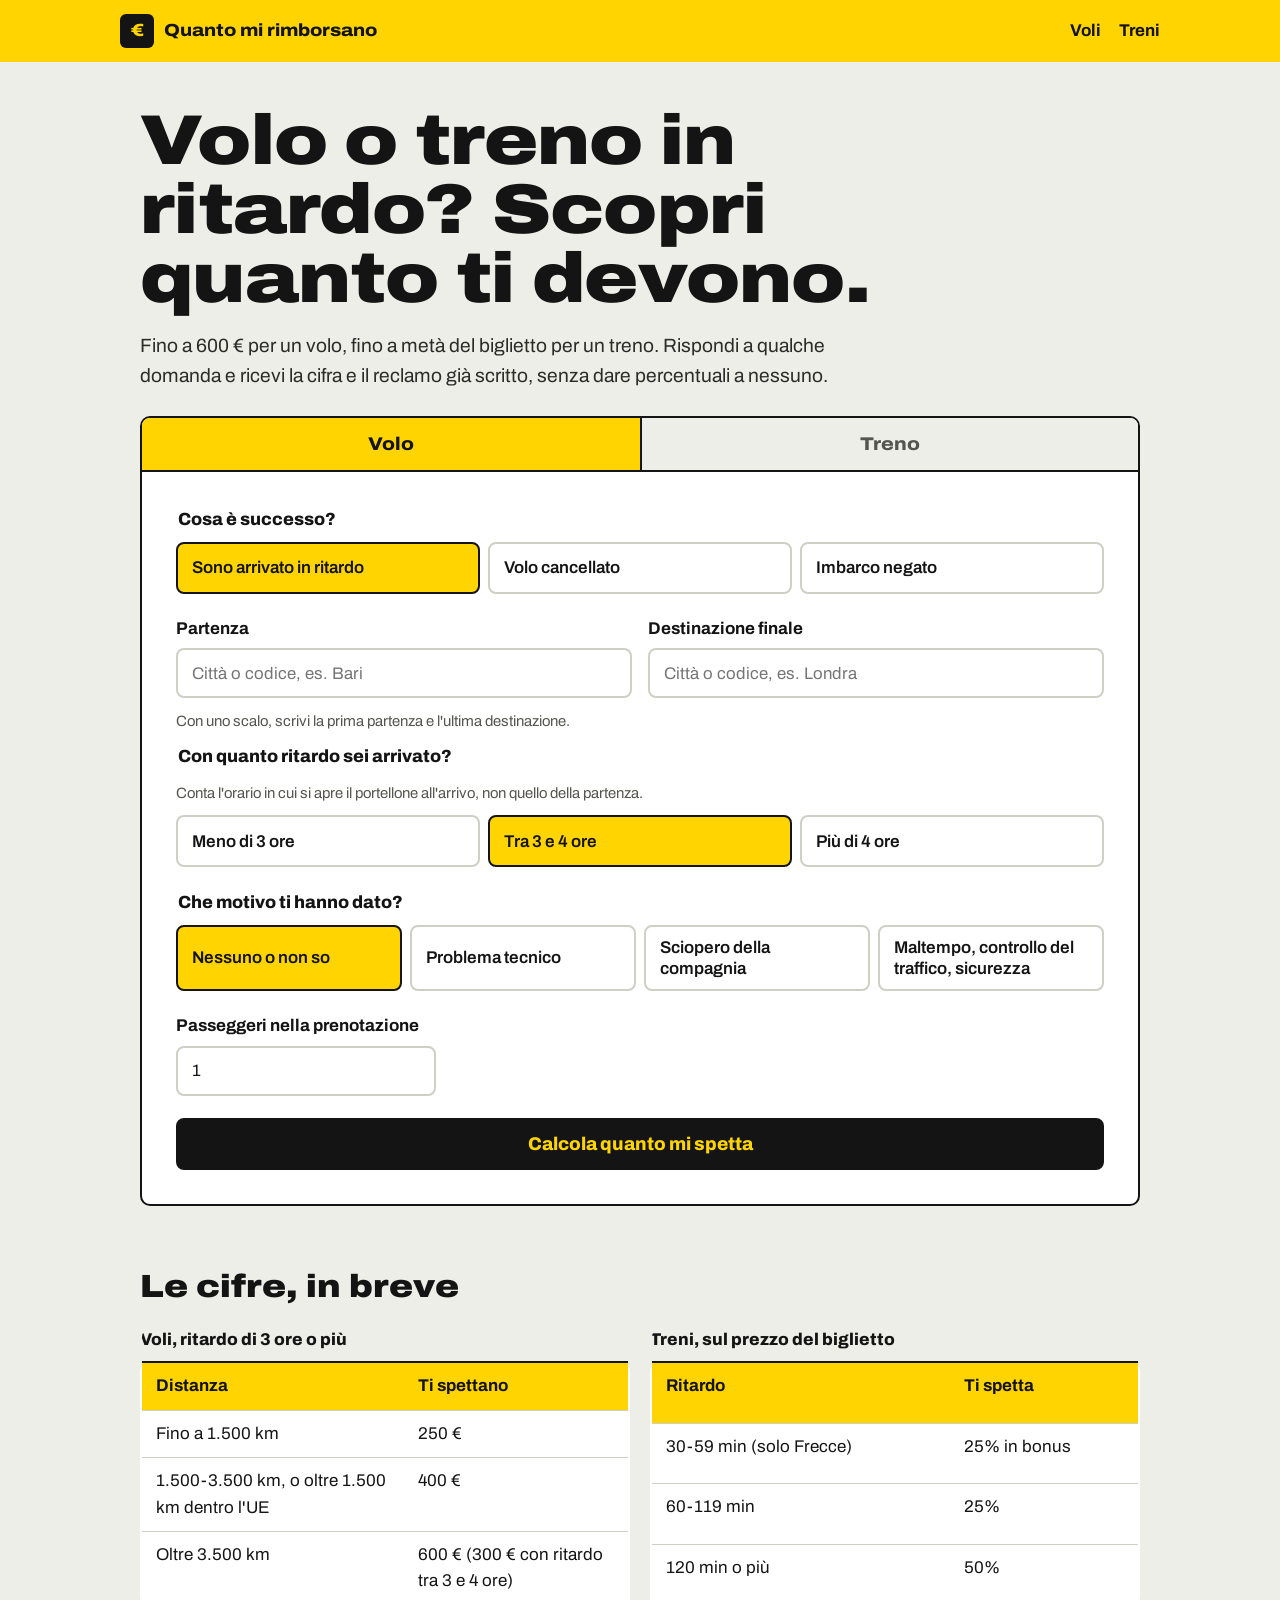
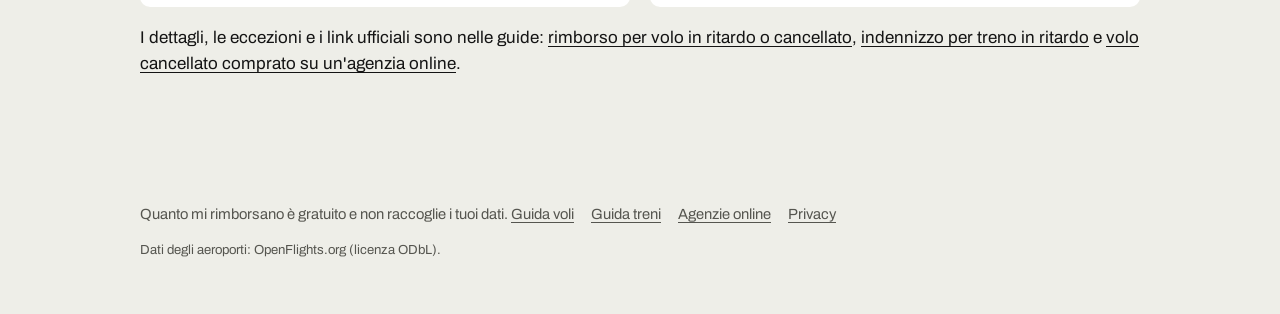
<file: index.html>
<!doctype html>
<html lang="it">
<head>
<meta charset="utf-8">
<meta name="viewport" content="width=device-width, initial-scale=1">
<title>Rimborso volo o treno in ritardo: calcola quanto ti spetta</title>
<meta name="description" content="Calcola in 30 secondi quanto ti spetta per un volo in ritardo, cancellato o negato (fino a 600 €) o per un treno in ritardo. Gratis, con il reclamo pronto.">
<link rel="canonical" href="https://strumentigratisitalia.github.io/quanto-mi-rimborsano/">
<meta name="theme-color" content="#ffd400">
<meta property="og:type" content="website">
<meta property="og:locale" content="it_IT">
<meta property="og:site_name" content="Quanto mi rimborsano">
<meta property="og:title" content="Volo o treno in ritardo? Calcola quanto ti spetta">
<meta property="og:description" content="Fino a 600 € per un volo, fino al 50% del biglietto per un treno. Gratis, con il reclamo già scritto.">
<meta property="og:url" content="https://strumentigratisitalia.github.io/quanto-mi-rimborsano/">
<meta property="og:image" content="https://strumentigratisitalia.github.io/quanto-mi-rimborsano/og.png">
<meta name="twitter:card" content="summary_large_image">
<link rel="icon" href="favicon.svg" type="image/svg+xml">
<link rel="preconnect" href="https://fonts.googleapis.com">
<link rel="preconnect" href="https://fonts.gstatic.com" crossorigin>
<link href="https://fonts.googleapis.com/css2?family=Archivo:wdth,wght@62..125,400..900&display=swap" rel="stylesheet">
<link rel="stylesheet" href="style.css">
<script type="application/ld+json">
{
  "@context": "https://schema.org",
  "@type": "WebApplication",
  "name": "Quanto mi rimborsano",
  "url": "https://strumentigratisitalia.github.io/quanto-mi-rimborsano/",
  "applicationCategory": "TravelApplication",
  "operatingSystem": "Qualsiasi browser",
  "inLanguage": "it",
  "description": "Calcolatore gratuito della compensazione per voli in ritardo, cancellati o con imbarco negato (Reg. CE 261/2004: 250, 400 o 600 euro) e dell'indennizzo per treni in ritardo (Reg. UE 2021/782, Trenitalia, Italo: 25% o 50% del biglietto), con modello di reclamo.",
  "offers": { "@type": "Offer", "price": "0", "priceCurrency": "EUR" }
}
</script>
<script type="application/ld+json">
{
  "@context": "https://schema.org",
  "@type": "FAQPage",
  "mainEntity": [
    {"@type": "Question", "name": "Quanto spetta per un volo in ritardo?", "acceptedAnswer": {"@type": "Answer", "text": "Con almeno 3 ore di ritardo all'arrivo spettano 250 euro fino a 1.500 km, 400 euro tra 1.500 e 3.500 km (e per tutti i voli dentro l'UE oltre 1.500 km), 600 euro oltre 3.500 km. Sopra i 3.500 km, con un ritardo tra 3 e 4 ore, l'importo si dimezza a 300 euro. Vale per i voli in partenza dall'UE e per quelli in arrivo nell'UE con compagnia europea."}},
    {"@type": "Question", "name": "Quanto rimborsa Trenitalia per un treno in ritardo?", "acceptedAnswer": {"@type": "Answer", "text": "Il 25% del prezzo del biglietto per un ritardo tra 60 e 119 minuti e il 50% da 120 minuti in su. Sulle Frecce anche un ritardo tra 30 e 59 minuti dà un bonus del 25%, non convertibile in denaro. Sui regionali non si pagano indennizzi sotto i 4 euro."}},
    {"@type": "Question", "name": "Quanto rimborsa Italo per un ritardo?", "acceptedAnswer": {"@type": "Answer", "text": "Il 25% del prezzo per un ritardo tra 60 e 119 minuti e il 50% da 120 minuti in su, come voucher valido un anno che si può convertire in denaro se supera i 4 euro."}},
    {"@type": "Question", "name": "Serve un'agenzia per chiedere il rimborso del volo?", "acceptedAnswer": {"@type": "Answer", "text": "No. Puoi scrivere tu alla compagnia con un reclamo formale; le agenzie trattengono di solito una percentuale della somma. Se la compagnia non risponde o rifiuta, c'è la conciliazione gratuita dell'Autorità di regolazione dei trasporti (ConciliaWeb) e il reclamo all'ENAC."}},
    {"@type": "Question", "name": "Cambiano le regole per i voli nel 2027?", "acceptedAnswer": {"@type": "Answer", "text": "Sì. Il Regolamento (UE) 2026/2202 conferma la soglia di 3 ore e gli importi di 250, 400 e 600 euro, ma dal 23 ottobre 2027 introduce un termine di 9 mesi per il reclamo e regole diverse sulle riduzioni. Fino ad allora valgono le regole attuali."}}
  ]
}
</script>
</head>
<body>
<header class="top">
  <a class="brand" href="./"><span class="mark" aria-hidden="true">€</span> Quanto mi rimborsano</a>
  <nav><a href="ritardo-volo/">Voli</a><a href="ritardo-treno/">Treni</a></nav>
</header>

<main>
  <section class="hero">
    <h1>Volo o treno in ritardo? Scopri quanto ti devono.</h1>
    <p class="lead">Fino a 600 € per un volo, fino a metà del biglietto per un treno. Rispondi a qualche domanda e ricevi la cifra e il reclamo già scritto, senza dare percentuali a nessuno.</p>
  </section>

  <section class="calc" aria-label="Calcolatore">
    <div class="tabs" role="tablist">
      <button role="tab" id="tab-volo" aria-selected="true" aria-controls="volo">Volo</button>
      <button role="tab" id="tab-treno" aria-selected="false" aria-controls="treno">Treno</button>
    </div>

    <form id="volo" role="tabpanel" aria-labelledby="tab-volo" novalidate>
      <fieldset>
        <legend>Cosa è successo?</legend>
        <div class="seg">
          <label><input type="radio" name="caso" value="ritardo" checked><span>Sono arrivato in ritardo</span></label>
          <label><input type="radio" name="caso" value="cancellato"><span>Volo cancellato</span></label>
          <label><input type="radio" name="caso" value="negato"><span>Imbarco negato</span></label>
        </div>
      </fieldset>

      <div class="row2">
        <label class="ap">Partenza
          <input id="da" autocomplete="off" placeholder="Città o codice, es. Bari" role="combobox" aria-expanded="false" aria-controls="da-list" aria-autocomplete="list">
          <ul class="suggest" id="da-list" role="listbox" hidden></ul>
        </label>
        <label class="ap">Destinazione finale
          <input id="a" autocomplete="off" placeholder="Città o codice, es. Londra" role="combobox" aria-expanded="false" aria-controls="a-list" aria-autocomplete="list">
          <ul class="suggest" id="a-list" role="listbox" hidden></ul>
        </label>
      </div>
      <p class="hint">Con uno scalo, scrivi la prima partenza e l'ultima destinazione.</p>

      <fieldset id="f-vettore" hidden>
        <legend>La compagnia è europea?</legend>
        <p class="hint">Conta per i voli che partono da fuori Europa. Europee sono per esempio ITA Airways, Lufthansa, Air France, KLM, Ryanair, Wizz Air, Vueling.</p>
        <div class="seg">
          <label><input type="radio" name="vettoreUe" value="si"><span>Sì</span></label>
          <label><input type="radio" name="vettoreUe" value="no"><span>No</span></label>
          <label><input type="radio" name="vettoreUe" value="nonso" checked><span>Non so</span></label>
        </div>
      </fieldset>

      <fieldset id="f-ritardo">
        <legend>Con quanto ritardo sei arrivato?</legend>
        <p class="hint">Conta l'orario in cui si apre il portellone all'arrivo, non quello della partenza.</p>
        <div class="seg">
          <label><input type="radio" name="ritardo" value="60"><span>Meno di 3 ore</span></label>
          <label><input type="radio" name="ritardo" value="200" checked><span>Tra 3 e 4 ore</span></label>
          <label><input type="radio" name="ritardo" value="300"><span>Più di 4 ore</span></label>
        </div>
      </fieldset>

      <fieldset id="f-preavviso" hidden>
        <legend>Quando ti hanno avvisato della cancellazione?</legend>
        <div class="seg">
          <label><input type="radio" name="preavviso" value="0" checked><span>Meno di 7 giorni prima</span></label>
          <label><input type="radio" name="preavviso" value="7"><span>Tra 7 e 14 giorni prima</span></label>
          <label><input type="radio" name="preavviso" value="14"><span>Più di 14 giorni prima</span></label>
        </div>
      </fieldset>

      <fieldset id="f-alt" hidden>
        <legend>Hai preso un volo alternativo offerto dalla compagnia?</legend>
        <div class="seg">
          <label><input type="radio" name="alt" value="no" checked><span>No</span></label>
          <label><input type="radio" name="alt" value="si"><span>Sì</span></label>
        </div>
        <div class="row2" id="alt-times" hidden>
          <label>Partiva prima del volo originale di
            <select name="altPrima"><option value="0">Non partiva prima</option><option value="60">fino a 1 ora</option><option value="120">tra 1 e 2 ore</option><option value="999">più di 2 ore</option></select>
          </label>
          <label>Sei arrivato in ritardo di
            <select name="altDopo"><option value="60">meno di 2 ore</option><option value="179">tra 2 e 3 ore</option><option value="239">tra 3 e 4 ore</option><option value="999">più di 4 ore</option></select>
          </label>
        </div>
      </fieldset>

      <fieldset id="f-causa">
        <legend>Che motivo ti hanno dato?</legend>
        <div class="seg seg-wrap">
          <label><input type="radio" name="causa" value="nonso" checked><span>Nessuno o non so</span></label>
          <label><input type="radio" name="causa" value="tecnica"><span>Problema tecnico</span></label>
          <label><input type="radio" name="causa" value="sciopero"><span>Sciopero della compagnia</span></label>
          <label><input type="radio" name="causa" value="eccezionale"><span>Maltempo, controllo del traffico, sicurezza</span></label>
        </div>
      </fieldset>

      <label class="small-field">Passeggeri nella prenotazione
        <input name="passeggeri" type="number" min="1" max="9" value="1" inputmode="numeric">
      </label>

      <p class="err" id="volo-err" role="alert" hidden></p>
      <button class="btn btn-go" type="submit">Calcola quanto mi spetta</button>
    </form>

    <form id="treno" role="tabpanel" aria-labelledby="tab-treno" hidden novalidate>
      <fieldset>
        <legend>Con che treno viaggiavi?</legend>
        <div class="seg seg-wrap">
          <label><input type="radio" name="vettore" value="frecce" checked><span>Frecciarossa e altre Frecce</span></label>
          <label><input type="radio" name="vettore" value="italo"><span>Italo</span></label>
          <label><input type="radio" name="vettore" value="ic"><span>Intercity</span></label>
          <label><input type="radio" name="vettore" value="regionale"><span>Regionale Trenitalia</span></label>
          <label><input type="radio" name="vettore" value="altro"><span>Altra compagnia europea</span></label>
        </div>
      </fieldset>
      <div class="row2">
        <label>Prezzo del biglietto
          <span class="euro"><input name="prezzo" inputmode="decimal" placeholder="49,90"></span>
        </label>
        <label>Minuti di ritardo all'arrivo
          <input name="minuti" type="number" min="0" max="1440" inputmode="numeric" placeholder="75">
        </label>
      </div>
      <fieldset>
        <legend>Il ritardo è dovuto a…</legend>
        <div class="seg seg-wrap">
          <label><input type="radio" name="causaT" value="normale" checked><span>Guasto, sciopero, motivo non detto</span></label>
          <label><input type="radio" name="causaT" value="esterna"><span>Maltempo estremo, persone sui binari, polizia</span></label>
        </div>
      </fieldset>
      <label class="small-field">Biglietti uguali
        <input name="passeggeriT" type="number" min="1" max="9" value="1" inputmode="numeric">
      </label>
      <p class="err" id="treno-err" role="alert" hidden></p>
      <button class="btn btn-go" type="submit">Calcola quanto mi spetta</button>
    </form>
  </section>

  <section class="result" id="result" hidden aria-live="polite">
    <div class="stub" id="stub">
      <div class="stub-main">
        <p class="stub-label" id="rLabel">Ti spettano</p>
        <p class="stub-amount" id="rAmount"></p>
        <p class="stub-sub" id="rSub"></p>
      </div>
      <div class="stub-side" id="rSide"></div>
    </div>
    <p class="why" id="rWhy"></p>
    <ul class="warn" id="rWarn"></ul>
    <div class="actions" id="rActions">
      <button class="btn btn-go" id="share">Condividi il risultato</button>
      <button class="btn btn-line" id="again">Rifai il calcolo</button>
    </div>

    <div class="howto" id="howto">
      <h2>Come chiederli, gratis</h2>
      <ol id="steps"></ol>
      <h3>Il reclamo, già scritto</h3>
      <p class="hint">Completa le parti tra parentesi quadre e mandalo alla compagnia dal suo modulo reclami, per PEC o per raccomandata.</p>
      <textarea id="letter" rows="14" readonly></textarea>
      <button class="btn btn-line" id="copyLetter">Copia il reclamo</button>
    </div>
    <p class="disclaimer">Stima indicativa basata sui regolamenti europei e sulle condizioni delle compagnie aggiornate a ottobre 2026. Non è consulenza legale: fanno fede il regolamento e le condizioni del vettore.</p>
  </section>

  <section class="info">
    <h2>Le cifre, in breve</h2>
    <div class="tables">
      <table>
        <caption>Voli, ritardo di 3 ore o più</caption>
        <tr><th>Distanza</th><th>Ti spettano</th></tr>
        <tr><td>Fino a 1.500 km</td><td>250 €</td></tr>
        <tr><td>1.500-3.500 km, o oltre 1.500 km dentro l'UE</td><td>400 €</td></tr>
        <tr><td>Oltre 3.500 km</td><td>600 € (300 € con ritardo tra 3 e 4 ore)</td></tr>
      </table>
      <table>
        <caption>Treni, sul prezzo del biglietto</caption>
        <tr><th>Ritardo</th><th>Ti spetta</th></tr>
        <tr><td>30-59 min (solo Frecce)</td><td>25% in bonus</td></tr>
        <tr><td>60-119 min</td><td>25%</td></tr>
        <tr><td>120 min o più</td><td>50%</td></tr>
      </table>
    </div>
    <p>I dettagli, le eccezioni e i link ufficiali sono nelle guide: <a href="ritardo-volo/">rimborso per volo in ritardo o cancellato</a>, <a href="ritardo-treno/">indennizzo per treno in ritardo</a> e <a href="volo-cancellato-agenzia/">volo cancellato comprato su un'agenzia online</a>.</p>
  </section>
</main>

<footer class="foot">
  <p>Quanto mi rimborsano è gratuito e non raccoglie i tuoi dati. <a href="ritardo-volo/">Guida voli</a> <a href="ritardo-treno/">Guida treni</a> <a href="volo-cancellato-agenzia/">Agenzie online</a> <a href="privacy/">Privacy</a></p>
  <p class="credits">Dati degli aeroporti: OpenFlights.org (licenza ODbL).</p>
</footer>
<script src="calcolo.js"></script>
<script src="app.js"></script>
<script data-goatcounter="https://strumentigratisitalia.goatcounter.com/count" async src="//gc.zgo.at/count.js"></script>
</body>
</html>
</file>
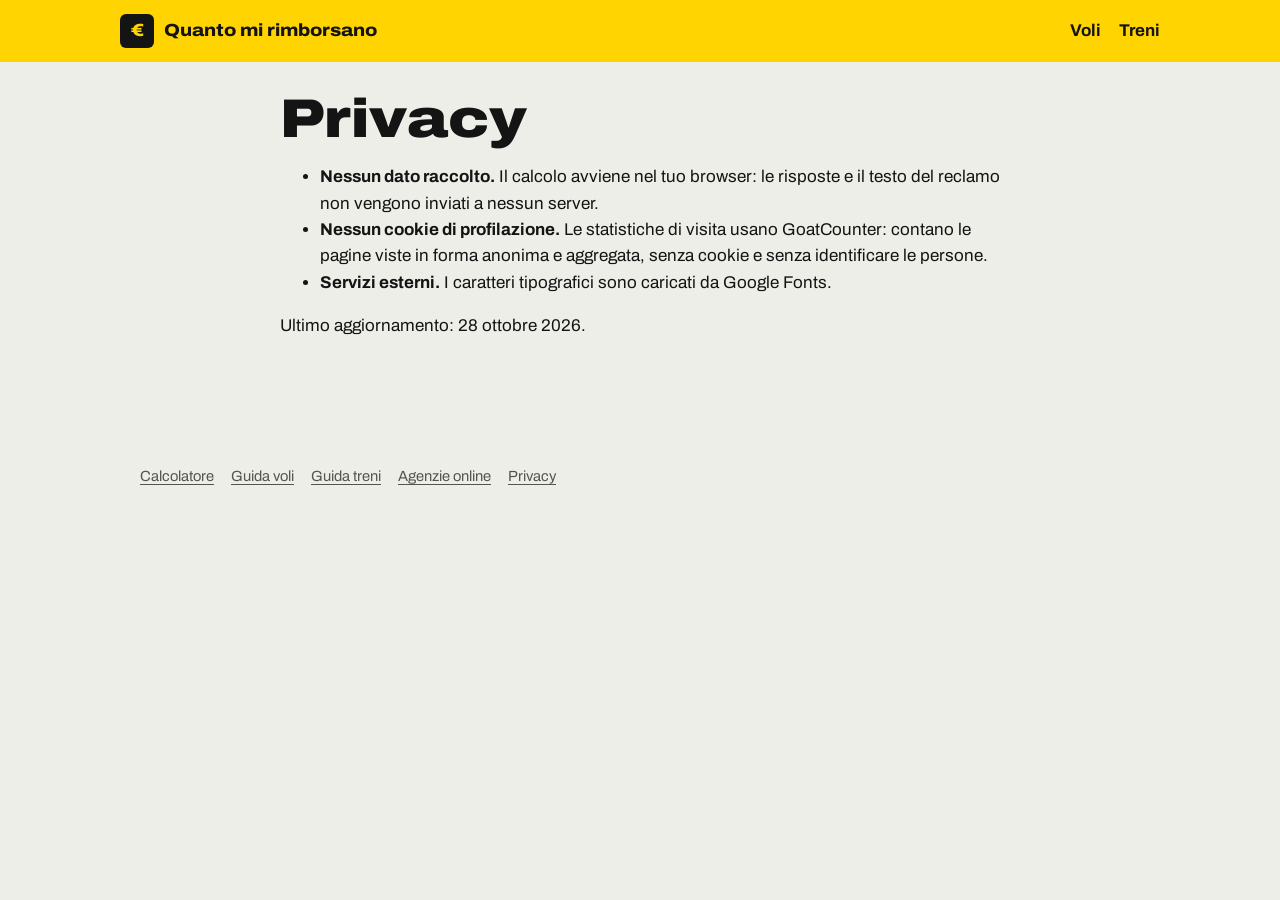
<file: privacy/index.html>
<!doctype html>
<html lang="it">
<head>
<meta charset="utf-8">
<meta name="viewport" content="width=device-width, initial-scale=1">
<title>Privacy | Quanto mi rimborsano</title>
<meta name="description" content="Quanto mi rimborsano non raccoglie i tuoi dati: il calcolo avviene nel browser.">
<link rel="canonical" href="https://strumentigratisitalia.github.io/quanto-mi-rimborsano/privacy/">
<meta name="theme-color" content="#ffd400">
<meta property="og:type" content="article">
<meta property="og:locale" content="it_IT">
<meta property="og:title" content="Privacy">
<meta property="og:description" content="Quanto mi rimborsano non raccoglie i tuoi dati: il calcolo avviene nel browser.">
<meta property="og:image" content="https://strumentigratisitalia.github.io/quanto-mi-rimborsano/og.png">
<link rel="icon" href="../favicon.svg" type="image/svg+xml">
<link rel="preconnect" href="https://fonts.googleapis.com">
<link rel="preconnect" href="https://fonts.gstatic.com" crossorigin>
<link href="https://fonts.googleapis.com/css2?family=Archivo:wdth,wght@62..125,400..900&display=swap" rel="stylesheet">
<link rel="stylesheet" href="../style.css">
</head>
<body>
<header class="top">
  <a class="brand" href="../"><span class="mark" aria-hidden="true">€</span> Quanto mi rimborsano</a>
  <nav><a href="../ritardo-volo/">Voli</a><a href="../ritardo-treno/">Treni</a></nav>
</header>
<main class="article">
  <h1>Privacy</h1>
  <ul>
    <li><strong>Nessun dato raccolto.</strong> Il calcolo avviene nel tuo browser: le risposte e il testo del reclamo non vengono inviati a nessun server.</li>
    <li><strong>Nessun cookie di profilazione.</strong> Le statistiche di visita usano GoatCounter: contano le pagine viste in forma anonima e aggregata, senza cookie e senza identificare le persone.</li>
    <li><strong>Servizi esterni.</strong> I caratteri tipografici sono caricati da Google Fonts.</li>
  </ul>
  <p>Ultimo aggiornamento: 28 ottobre 2026.</p>
</main>
<footer class="foot"><p><a href="../">Calcolatore</a> <a href="../ritardo-volo/">Guida voli</a> <a href="../ritardo-treno/">Guida treni</a> <a href="../volo-cancellato-agenzia/">Agenzie online</a> <a href="../privacy/">Privacy</a></p></footer>
<script data-goatcounter="https://strumentigratisitalia.goatcounter.com/count" async src="//gc.zgo.at/count.js"></script>
</body>
</html>
</file>
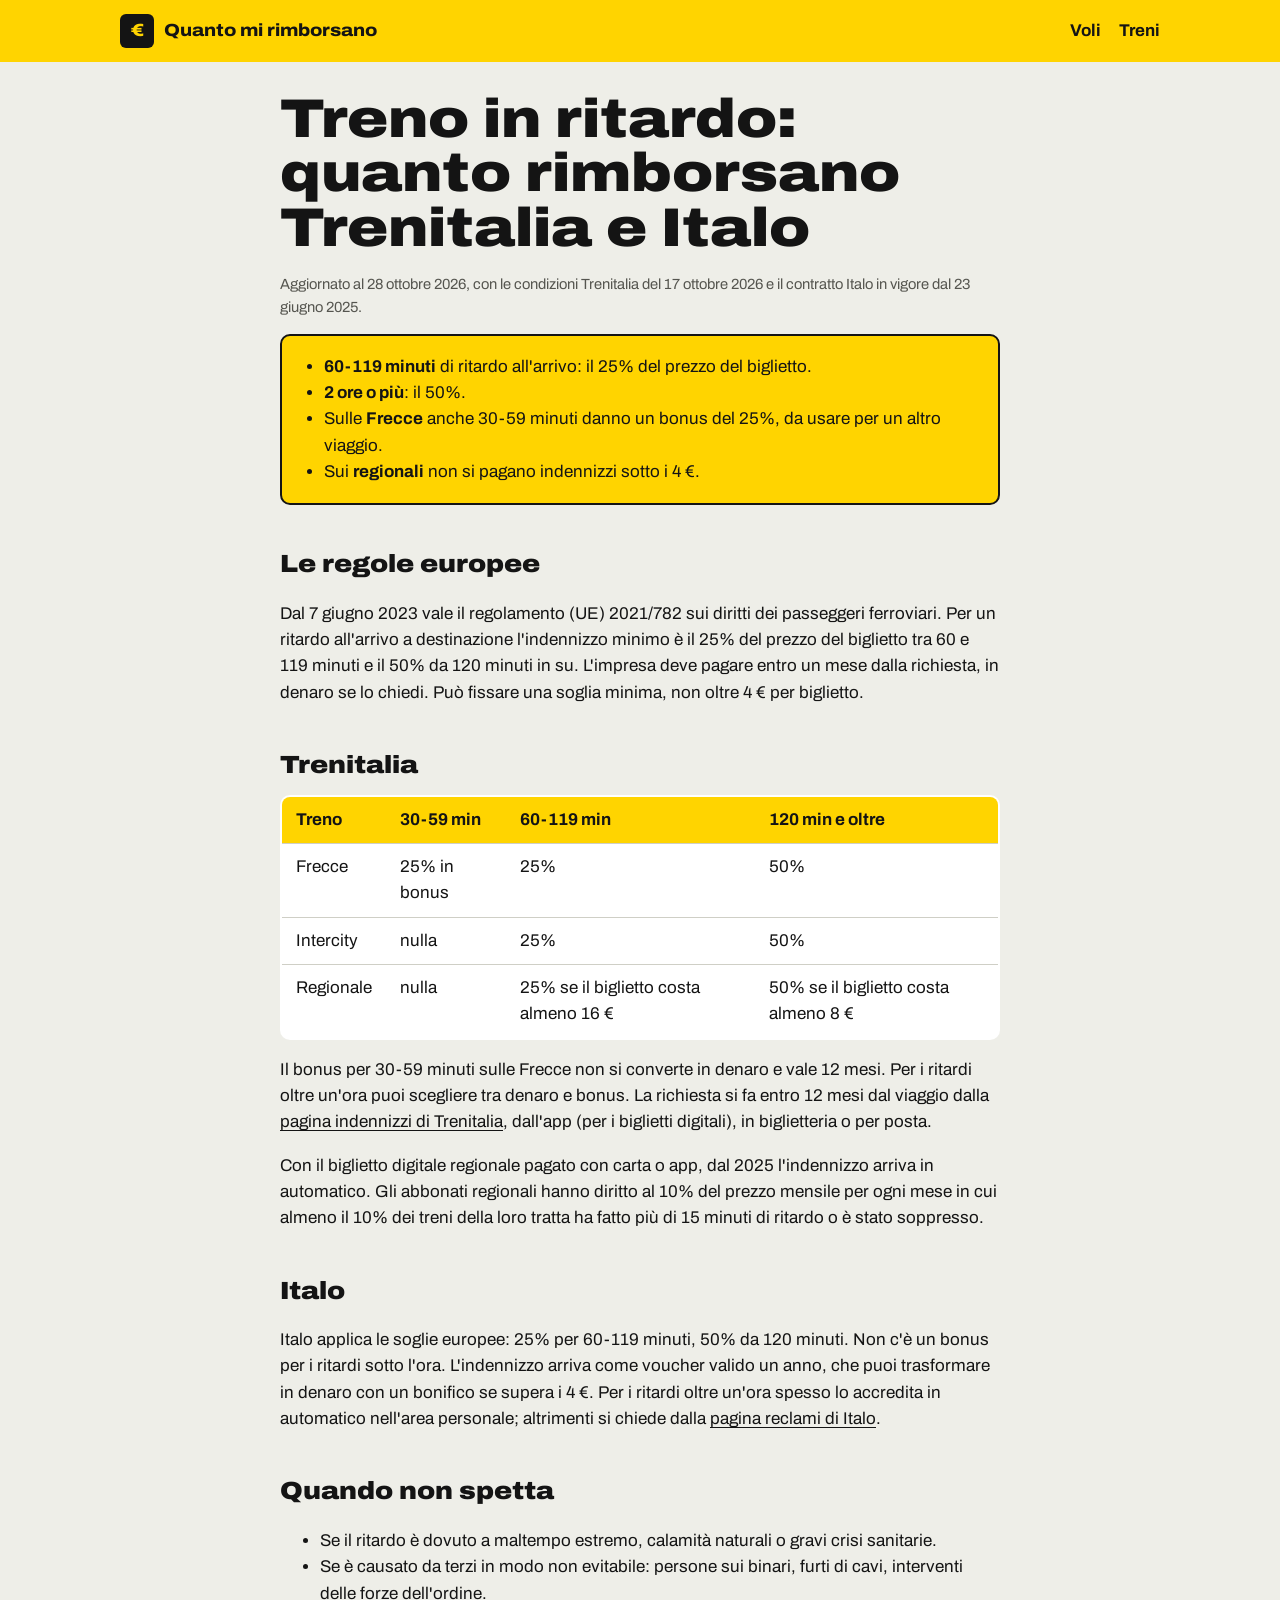
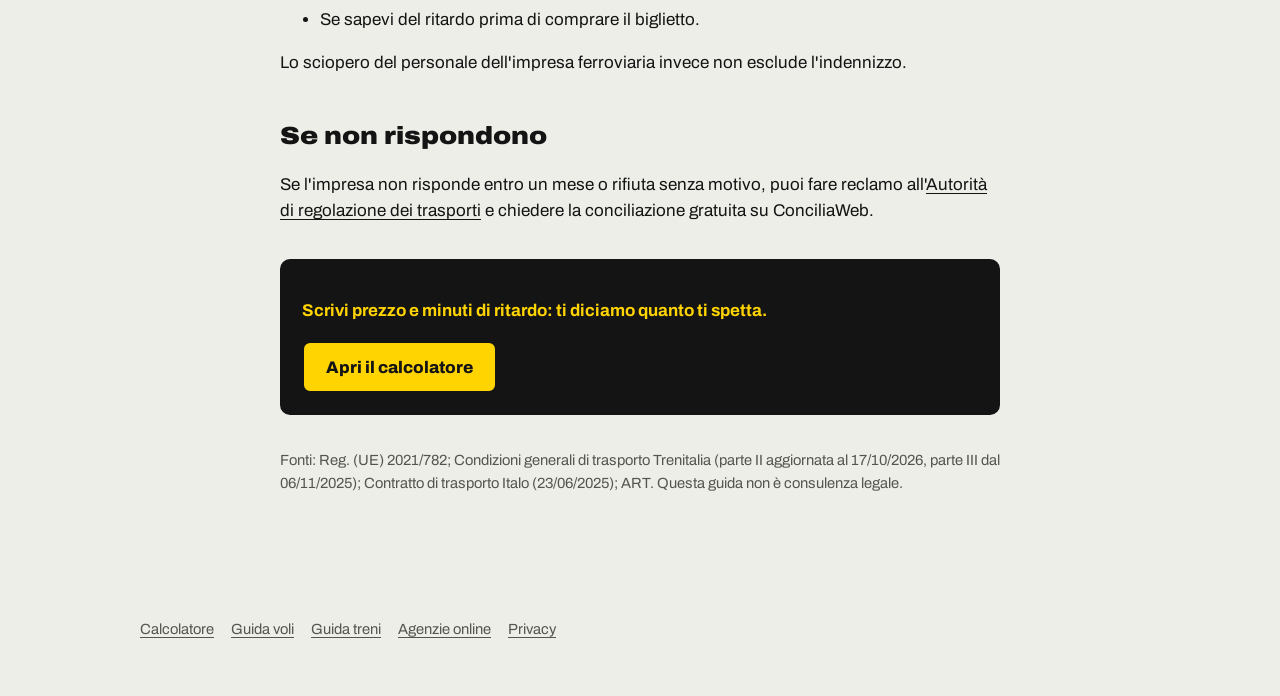
<file: ritardo-treno/index.html>
<!doctype html>
<html lang="it">
<head>
<meta charset="utf-8">
<meta name="viewport" content="width=device-width, initial-scale=1">
<title>Treno in ritardo: rimborso Trenitalia e Italo nel 2026</title>
<meta name="description" content="Quanto rimborsano Trenitalia (Frecce, Intercity, Regionali) e Italo per un treno in ritardo: 25% o 50% del biglietto, soglie minime e come chiederlo.">
<link rel="canonical" href="https://strumentigratisitalia.github.io/quanto-mi-rimborsano/ritardo-treno/">
<meta name="theme-color" content="#ffd400">
<meta property="og:type" content="article">
<meta property="og:locale" content="it_IT">
<meta property="og:title" content="Treno in ritardo: rimborso Trenitalia e Italo 2026">
<meta property="og:description" content="Quanto rimborsano Trenitalia (Frecce, Intercity, Regionali) e Italo per un treno in ritardo: 25% o 50% del biglietto, bonus 30-59 minuti, soglie minime, come chiederlo.">
<meta property="og:image" content="https://strumentigratisitalia.github.io/quanto-mi-rimborsano/og.png">
<link rel="icon" href="../favicon.svg" type="image/svg+xml">
<link rel="preconnect" href="https://fonts.googleapis.com">
<link rel="preconnect" href="https://fonts.gstatic.com" crossorigin>
<link href="https://fonts.googleapis.com/css2?family=Archivo:wdth,wght@62..125,400..900&display=swap" rel="stylesheet">
<link rel="stylesheet" href="../style.css">
<script type="application/ld+json">{"@context": "https://schema.org", "@type": "Article", "headline": "Treno in ritardo: quanto rimborsano Trenitalia e Italo", "inLanguage": "it", "dateModified": "2026-10-28", "author": {"@type": "Organization", "name": "Quanto mi rimborsano"}}</script>
</head>
<body>
<header class="top">
  <a class="brand" href="../"><span class="mark" aria-hidden="true">€</span> Quanto mi rimborsano</a>
  <nav><a href="../ritardo-volo/">Voli</a><a href="../ritardo-treno/">Treni</a></nav>
</header>
<main class="article">
  <h1>Treno in ritardo: quanto rimborsano Trenitalia e Italo</h1>
  <p class="updated">Aggiornato al 28 ottobre 2026, con le condizioni Trenitalia del 17 ottobre 2026 e il contratto Italo in vigore dal 23 giugno 2025.</p>
  <div class="tldr">
    <ul>
      <li><strong>60-119 minuti</strong> di ritardo all'arrivo: il 25% del prezzo del biglietto.</li>
      <li><strong>2 ore o più</strong>: il 50%.</li>
      <li>Sulle <strong>Frecce</strong> anche 30-59 minuti danno un bonus del 25%, da usare per un altro viaggio.</li>
      <li>Sui <strong>regionali</strong> non si pagano indennizzi sotto i 4 €.</li>
    </ul>
  </div>

  <h2>Le regole europee</h2>
  <p>Dal 7 giugno 2023 vale il regolamento (UE) 2021/782 sui diritti dei passeggeri ferroviari. Per un ritardo all'arrivo a destinazione l'indennizzo minimo è il 25% del prezzo del biglietto tra 60 e 119 minuti e il 50% da 120 minuti in su. L'impresa deve pagare entro un mese dalla richiesta, in denaro se lo chiedi. Può fissare una soglia minima, non oltre 4 € per biglietto.</p>

  <h2>Trenitalia</h2>
  <table>
    <tr><th>Treno</th><th>30-59 min</th><th>60-119 min</th><th>120 min e oltre</th></tr>
    <tr><td>Frecce</td><td>25% in bonus</td><td>25%</td><td>50%</td></tr>
    <tr><td>Intercity</td><td>nulla</td><td>25%</td><td>50%</td></tr>
    <tr><td>Regionale</td><td>nulla</td><td>25% se il biglietto costa almeno 16 €</td><td>50% se il biglietto costa almeno 8 €</td></tr>
  </table>
  <p>Il bonus per 30-59 minuti sulle Frecce non si converte in denaro e vale 12 mesi. Per i ritardi oltre un'ora puoi scegliere tra denaro e bonus. La richiesta si fa entro 12 mesi dal viaggio dalla <a href="https://www.trenitalia.com/it/informazioni/indennizzo-per-ritardodeltreno.html" rel="noopener">pagina indennizzi di Trenitalia</a>, dall'app (per i biglietti digitali), in biglietteria o per posta.</p>
  <p>Con il biglietto digitale regionale pagato con carta o app, dal 2025 l'indennizzo arriva in automatico. Gli abbonati regionali hanno diritto al 10% del prezzo mensile per ogni mese in cui almeno il 10% dei treni della loro tratta ha fatto più di 15 minuti di ritardo o è stato soppresso.</p>

  <h2>Italo</h2>
  <p>Italo applica le soglie europee: 25% per 60-119 minuti, 50% da 120 minuti. Non c'è un bonus per i ritardi sotto l'ora. L'indennizzo arriva come voucher valido un anno, che puoi trasformare in denaro con un bonifico se supera i 4 €. Per i ritardi oltre un'ora spesso lo accredita in automatico nell'area personale; altrimenti si chiede dalla <a href="https://www.italotreno.com/it/contatti-supporto/gestione-reclami" rel="noopener">pagina reclami di Italo</a>.</p>

  <h2>Quando non spetta</h2>
  <ul>
    <li>Se il ritardo è dovuto a maltempo estremo, calamità naturali o gravi crisi sanitarie.</li>
    <li>Se è causato da terzi in modo non evitabile: persone sui binari, furti di cavi, interventi delle forze dell'ordine.</li>
    <li>Se sapevi del ritardo prima di comprare il biglietto.</li>
  </ul>
  <p>Lo sciopero del personale dell'impresa ferroviaria invece non esclude l'indennizzo.</p>

  <h2>Se non rispondono</h2>
  <p>Se l'impresa non risponde entro un mese o rifiuta senza motivo, puoi fare reclamo all'<a href="https://autorita-trasporti.it/tutela-diritti-dei-passeggeri-trasporto-ferroviario" rel="noopener">Autorità di regolazione dei trasporti</a> e chiedere la conciliazione gratuita su ConciliaWeb.</p>

  <div class="cta">
    <p><strong>Scrivi prezzo e minuti di ritardo: ti diciamo quanto ti spetta.</strong></p>
    <a class="btn" href="../">Apri il calcolatore</a>
  </div>
  <p class="updated">Fonti: Reg. (UE) 2021/782; Condizioni generali di trasporto Trenitalia (parte II aggiornata al 17/10/2026, parte III dal 06/11/2025); Contratto di trasporto Italo (23/06/2025); ART. Questa guida non è consulenza legale.</p>
</main>
<footer class="foot"><p><a href="../">Calcolatore</a> <a href="../ritardo-volo/">Guida voli</a> <a href="../ritardo-treno/">Guida treni</a> <a href="../volo-cancellato-agenzia/">Agenzie online</a> <a href="../privacy/">Privacy</a></p></footer>
<script data-goatcounter="https://strumentigratisitalia.goatcounter.com/count" async src="//gc.zgo.at/count.js"></script>
</body>
</html>
</file>
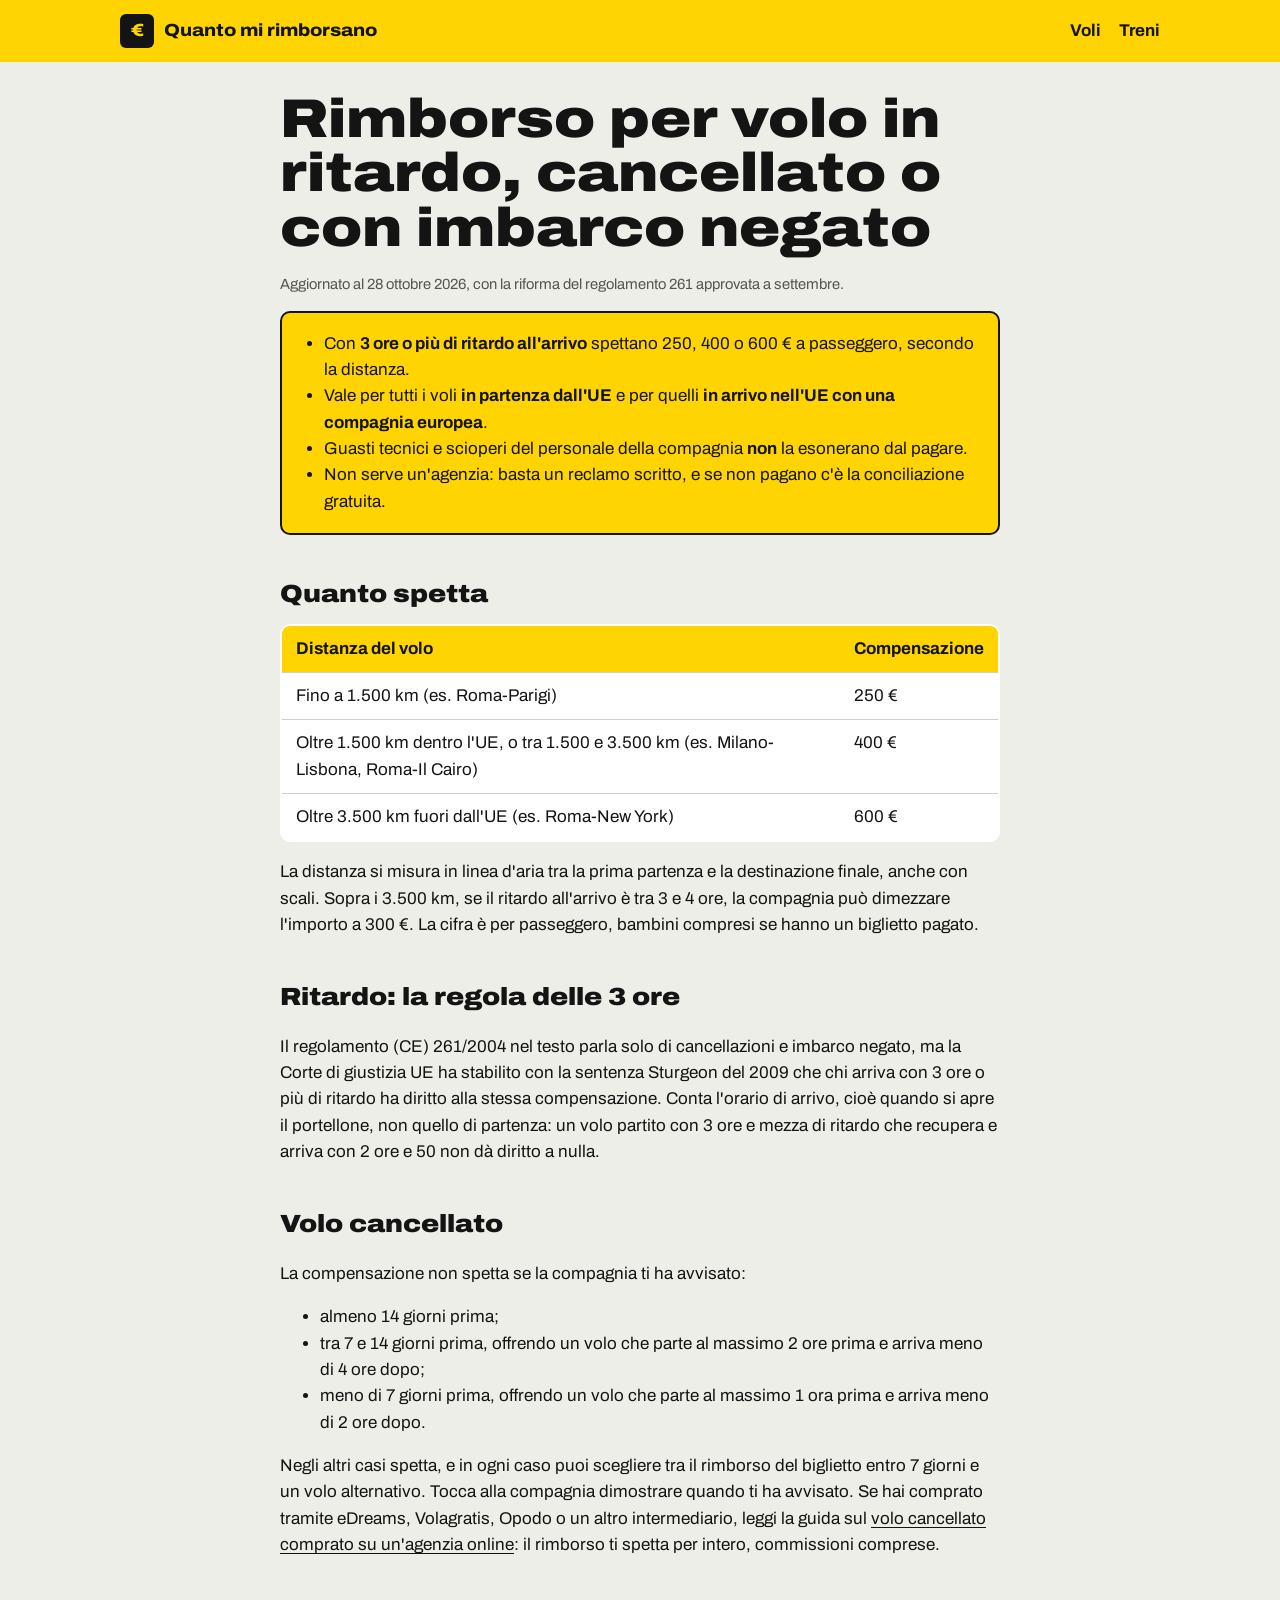
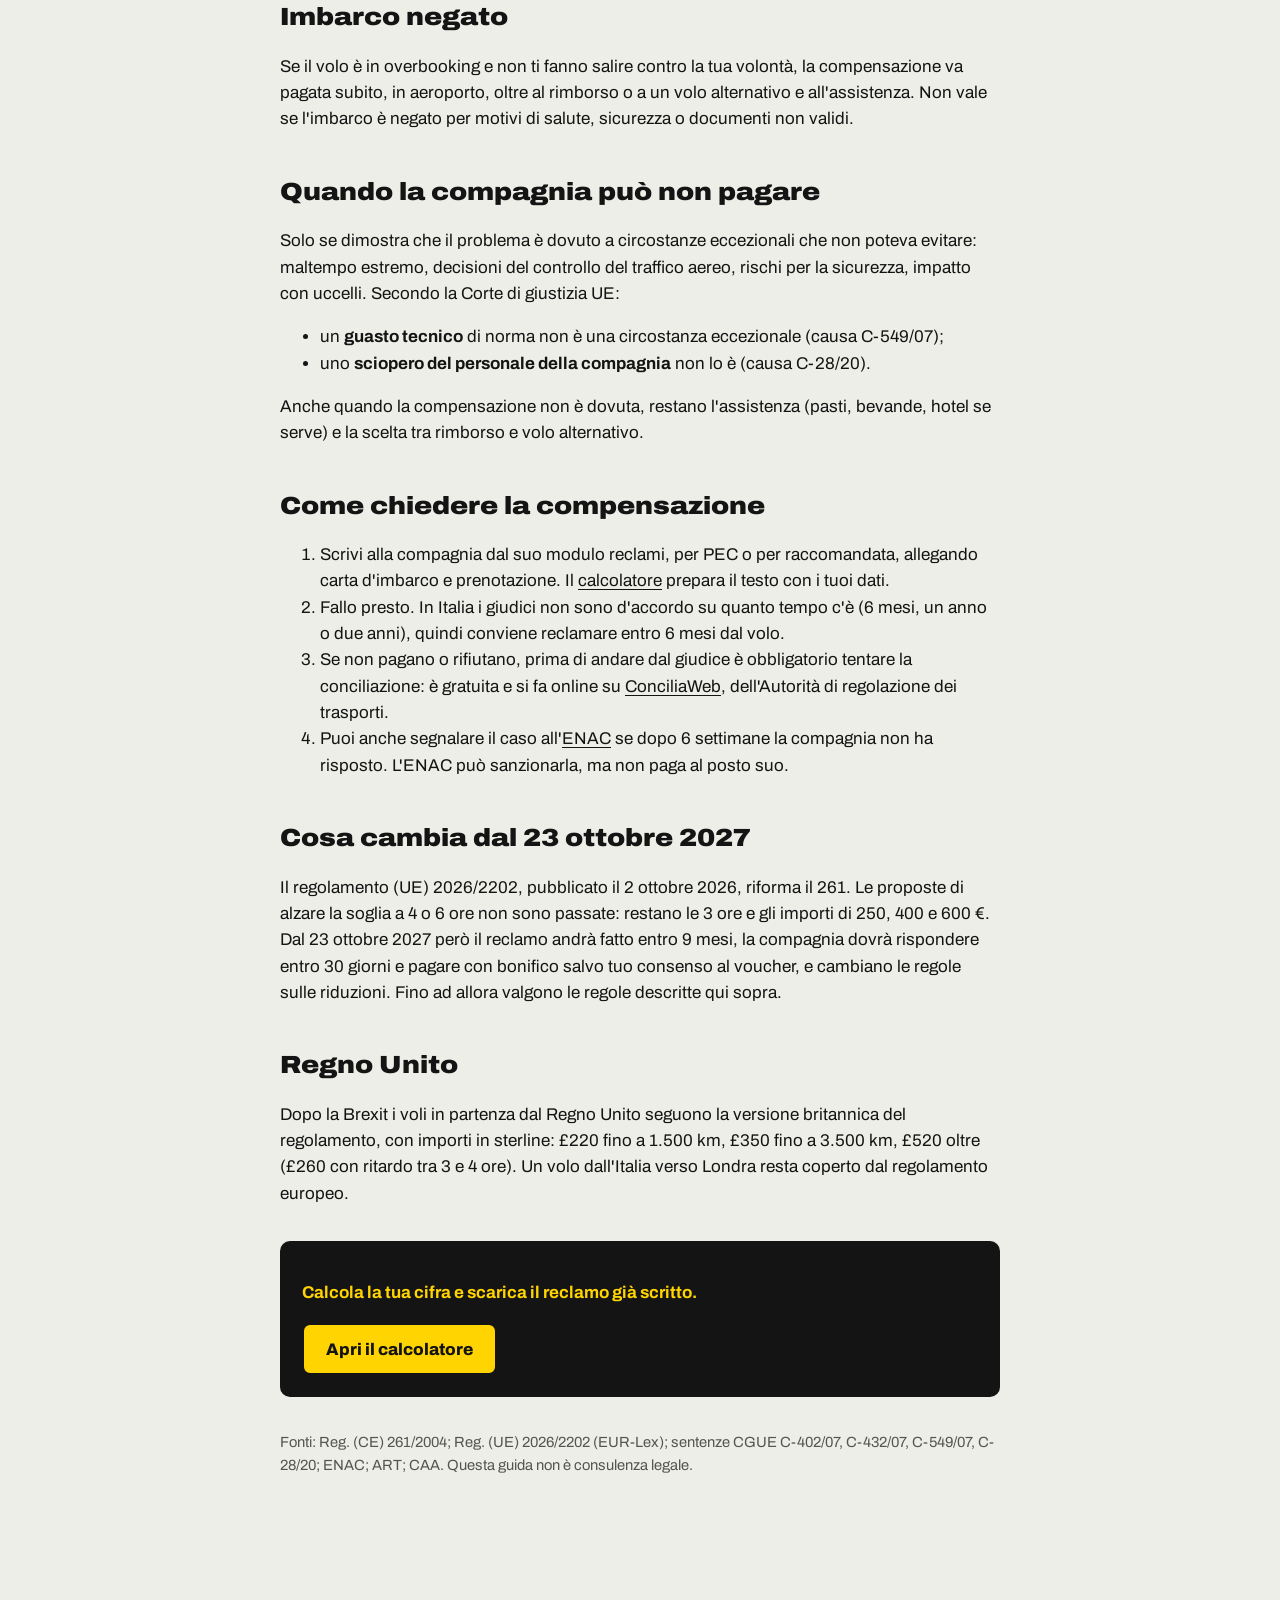
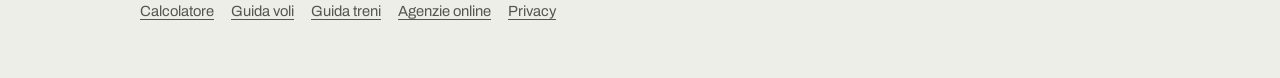
<file: ritardo-volo/index.html>
<!doctype html>
<html lang="it">
<head>
<meta charset="utf-8">
<meta name="viewport" content="width=device-width, initial-scale=1">
<title>Rimborso volo in ritardo o cancellato: 250, 400 o 600 €</title>
<meta name="description" content="Quanto spetta per un volo in ritardo di 3 ore, cancellato o con imbarco negato (reg. 261), quando la compagnia può rifiutare e come chiederlo gratis.">
<link rel="canonical" href="https://strumentigratisitalia.github.io/quanto-mi-rimborsano/ritardo-volo/">
<meta name="theme-color" content="#ffd400">
<meta property="og:type" content="article">
<meta property="og:locale" content="it_IT">
<meta property="og:title" content="Rimborso volo in ritardo o cancellato 2026: 250, 400 o 600 €">
<meta property="og:description" content="Quanto spetta per un volo in ritardo di 3 ore, cancellato o con imbarco negato secondo il regolamento 261, quando la compagnia può rifiutare, come chiederlo gratis e cosa cambia dal 2027.">
<meta property="og:image" content="https://strumentigratisitalia.github.io/quanto-mi-rimborsano/og.png">
<link rel="icon" href="../favicon.svg" type="image/svg+xml">
<link rel="preconnect" href="https://fonts.googleapis.com">
<link rel="preconnect" href="https://fonts.gstatic.com" crossorigin>
<link href="https://fonts.googleapis.com/css2?family=Archivo:wdth,wght@62..125,400..900&display=swap" rel="stylesheet">
<link rel="stylesheet" href="../style.css">
<script type="application/ld+json">{"@context": "https://schema.org", "@type": "Article", "headline": "Rimborso per volo in ritardo, cancellato o con imbarco negato", "inLanguage": "it", "dateModified": "2026-10-28", "author": {"@type": "Organization", "name": "Quanto mi rimborsano"}}</script>
</head>
<body>
<header class="top">
  <a class="brand" href="../"><span class="mark" aria-hidden="true">€</span> Quanto mi rimborsano</a>
  <nav><a href="../ritardo-volo/">Voli</a><a href="../ritardo-treno/">Treni</a></nav>
</header>
<main class="article">
  <h1>Rimborso per volo in ritardo, cancellato o con imbarco negato</h1>
  <p class="updated">Aggiornato al 28 ottobre 2026, con la riforma del regolamento 261 approvata a settembre.</p>
  <div class="tldr">
    <ul>
      <li>Con <strong>3 ore o più di ritardo all'arrivo</strong> spettano 250, 400 o 600 € a passeggero, secondo la distanza.</li>
      <li>Vale per tutti i voli <strong>in partenza dall'UE</strong> e per quelli <strong>in arrivo nell'UE con una compagnia europea</strong>.</li>
      <li>Guasti tecnici e scioperi del personale della compagnia <strong>non</strong> la esonerano dal pagare.</li>
      <li>Non serve un'agenzia: basta un reclamo scritto, e se non pagano c'è la conciliazione gratuita.</li>
    </ul>
  </div>

  <h2>Quanto spetta</h2>
  <table>
    <tr><th>Distanza del volo</th><th>Compensazione</th></tr>
    <tr><td>Fino a 1.500 km (es. Roma-Parigi)</td><td>250 €</td></tr>
    <tr><td>Oltre 1.500 km dentro l'UE, o tra 1.500 e 3.500 km (es. Milano-Lisbona, Roma-Il Cairo)</td><td>400 €</td></tr>
    <tr><td>Oltre 3.500 km fuori dall'UE (es. Roma-New York)</td><td>600 €</td></tr>
  </table>
  <p>La distanza si misura in linea d'aria tra la prima partenza e la destinazione finale, anche con scali. Sopra i 3.500 km, se il ritardo all'arrivo è tra 3 e 4 ore, la compagnia può dimezzare l'importo a 300 €. La cifra è per passeggero, bambini compresi se hanno un biglietto pagato.</p>

  <h2>Ritardo: la regola delle 3 ore</h2>
  <p>Il regolamento (CE) 261/2004 nel testo parla solo di cancellazioni e imbarco negato, ma la Corte di giustizia UE ha stabilito con la sentenza Sturgeon del 2009 che chi arriva con 3 ore o più di ritardo ha diritto alla stessa compensazione. Conta l'orario di arrivo, cioè quando si apre il portellone, non quello di partenza: un volo partito con 3 ore e mezza di ritardo che recupera e arriva con 2 ore e 50 non dà diritto a nulla.</p>

  <h2>Volo cancellato</h2>
  <p>La compensazione non spetta se la compagnia ti ha avvisato:</p>
  <ul>
    <li>almeno 14 giorni prima;</li>
    <li>tra 7 e 14 giorni prima, offrendo un volo che parte al massimo 2 ore prima e arriva meno di 4 ore dopo;</li>
    <li>meno di 7 giorni prima, offrendo un volo che parte al massimo 1 ora prima e arriva meno di 2 ore dopo.</li>
  </ul>
  <p>Negli altri casi spetta, e in ogni caso puoi scegliere tra il rimborso del biglietto entro 7 giorni e un volo alternativo. Tocca alla compagnia dimostrare quando ti ha avvisato. Se hai comprato tramite eDreams, Volagratis, Opodo o un altro intermediario, leggi la guida sul <a href="../volo-cancellato-agenzia/">volo cancellato comprato su un'agenzia online</a>: il rimborso ti spetta per intero, commissioni comprese.</p>

  <h2>Imbarco negato</h2>
  <p>Se il volo è in overbooking e non ti fanno salire contro la tua volontà, la compensazione va pagata subito, in aeroporto, oltre al rimborso o a un volo alternativo e all'assistenza. Non vale se l'imbarco è negato per motivi di salute, sicurezza o documenti non validi.</p>

  <h2>Quando la compagnia può non pagare</h2>
  <p>Solo se dimostra che il problema è dovuto a circostanze eccezionali che non poteva evitare: maltempo estremo, decisioni del controllo del traffico aereo, rischi per la sicurezza, impatto con uccelli. Secondo la Corte di giustizia UE:</p>
  <ul>
    <li>un <strong>guasto tecnico</strong> di norma non è una circostanza eccezionale (causa C-549/07);</li>
    <li>uno <strong>sciopero del personale della compagnia</strong> non lo è (causa C-28/20).</li>
  </ul>
  <p>Anche quando la compensazione non è dovuta, restano l'assistenza (pasti, bevande, hotel se serve) e la scelta tra rimborso e volo alternativo.</p>

  <h2>Come chiedere la compensazione</h2>
  <ol>
    <li>Scrivi alla compagnia dal suo modulo reclami, per PEC o per raccomandata, allegando carta d'imbarco e prenotazione. Il <a href="../">calcolatore</a> prepara il testo con i tuoi dati.</li>
    <li>Fallo presto. In Italia i giudici non sono d'accordo su quanto tempo c'è (6 mesi, un anno o due anni), quindi conviene reclamare entro 6 mesi dal volo.</li>
    <li>Se non pagano o rifiutano, prima di andare dal giudice è obbligatorio tentare la conciliazione: è gratuita e si fa online su <a href="https://www.autorita-trasporti.it/conciliaweb/" rel="noopener">ConciliaWeb</a>, dell'Autorità di regolazione dei trasporti.</li>
    <li>Puoi anche segnalare il caso all'<a href="https://www.enac.gov.it/passeggeri/diritti-dei-passeggeri/modalita-di-reclamo-per-negato-imbarco-cancellazione-ritardo/" rel="noopener">ENAC</a> se dopo 6 settimane la compagnia non ha risposto. L'ENAC può sanzionarla, ma non paga al posto suo.</li>
  </ol>

  <h2>Cosa cambia dal 23 ottobre 2027</h2>
  <p>Il regolamento (UE) 2026/2202, pubblicato il 2 ottobre 2026, riforma il 261. Le proposte di alzare la soglia a 4 o 6 ore non sono passate: restano le 3 ore e gli importi di 250, 400 e 600 €. Dal 23 ottobre 2027 però il reclamo andrà fatto entro 9 mesi, la compagnia dovrà rispondere entro 30 giorni e pagare con bonifico salvo tuo consenso al voucher, e cambiano le regole sulle riduzioni. Fino ad allora valgono le regole descritte qui sopra.</p>

  <h2>Regno Unito</h2>
  <p>Dopo la Brexit i voli in partenza dal Regno Unito seguono la versione britannica del regolamento, con importi in sterline: £220 fino a 1.500 km, £350 fino a 3.500 km, £520 oltre (£260 con ritardo tra 3 e 4 ore). Un volo dall'Italia verso Londra resta coperto dal regolamento europeo.</p>

  <div class="cta">
    <p><strong>Calcola la tua cifra e scarica il reclamo già scritto.</strong></p>
    <a class="btn" href="../">Apri il calcolatore</a>
  </div>
  <p class="updated">Fonti: Reg. (CE) 261/2004; Reg. (UE) 2026/2202 (EUR-Lex); sentenze CGUE C-402/07, C-432/07, C-549/07, C-28/20; ENAC; ART; CAA. Questa guida non è consulenza legale.</p>
</main>
<footer class="foot"><p><a href="../">Calcolatore</a> <a href="../ritardo-volo/">Guida voli</a> <a href="../ritardo-treno/">Guida treni</a> <a href="../volo-cancellato-agenzia/">Agenzie online</a> <a href="../privacy/">Privacy</a></p></footer>
<script data-goatcounter="https://strumentigratisitalia.goatcounter.com/count" async src="//gc.zgo.at/count.js"></script>
</body>
</html>
</file>
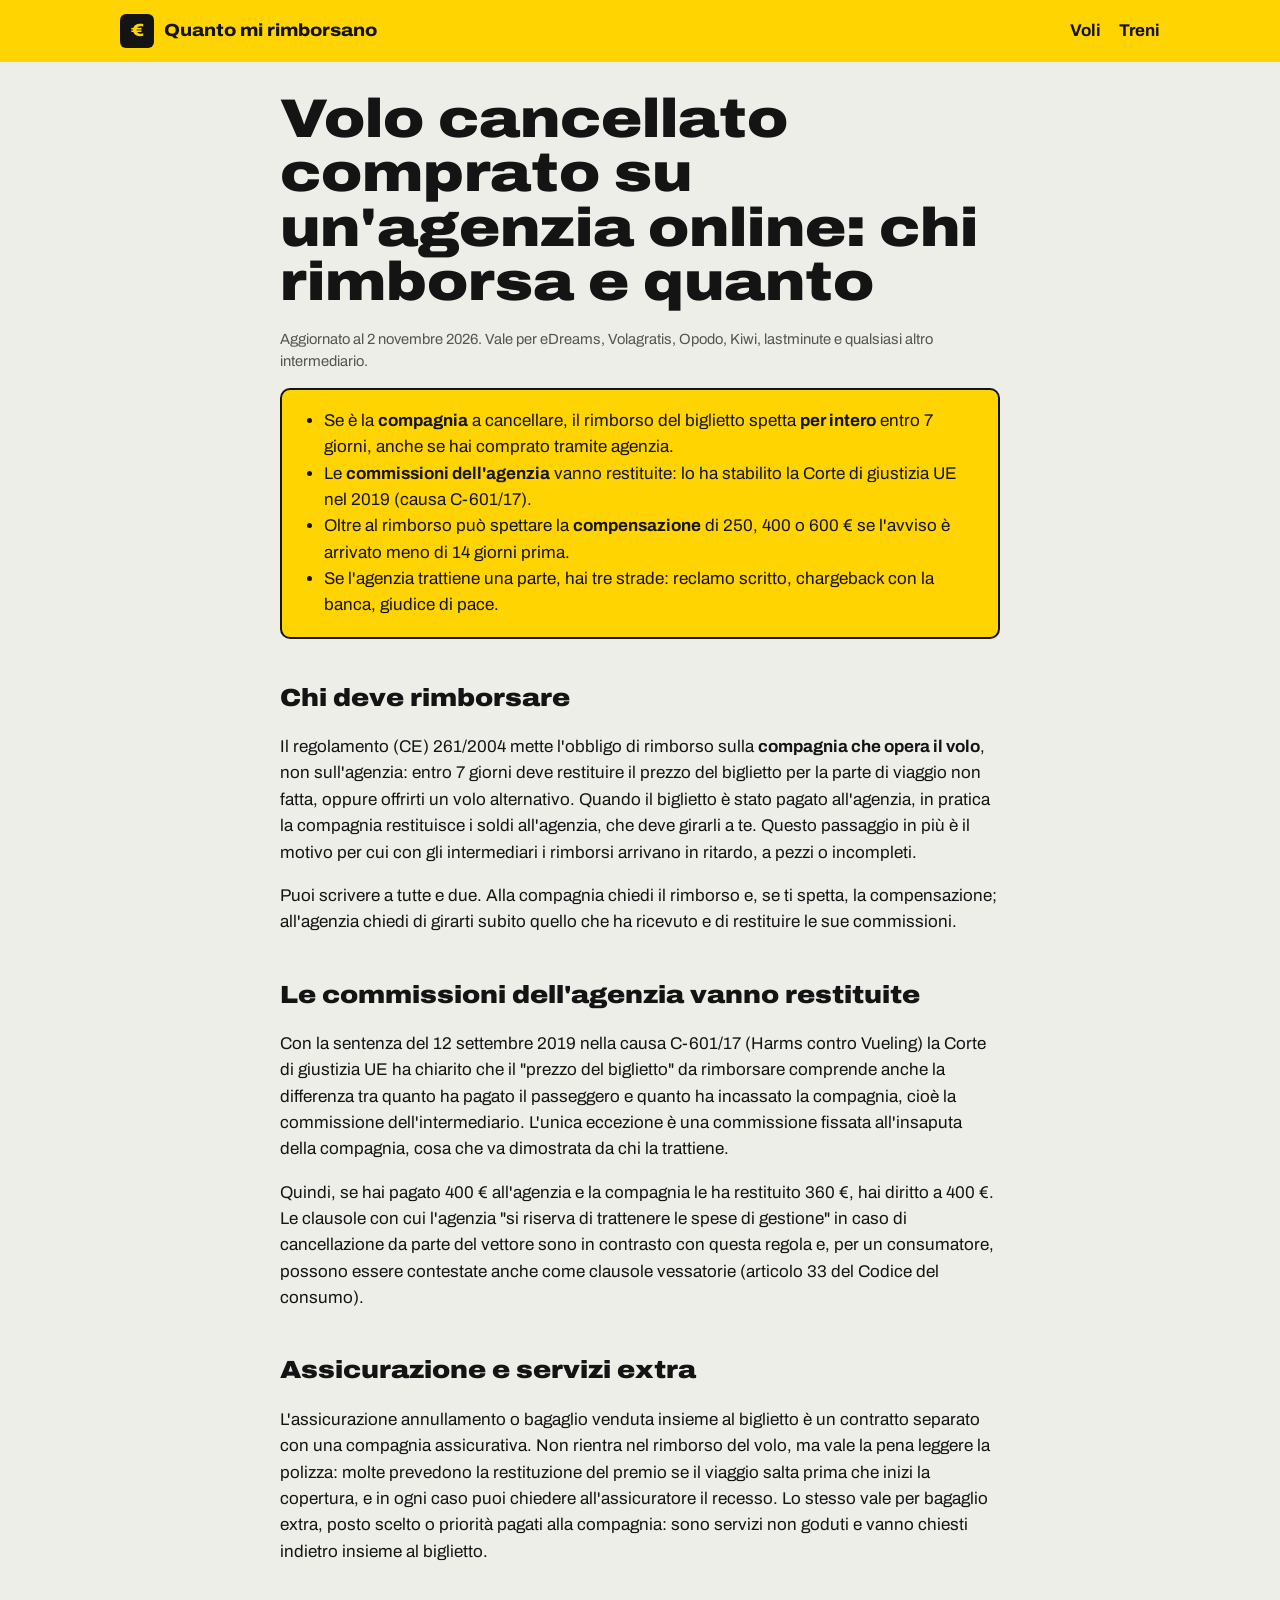
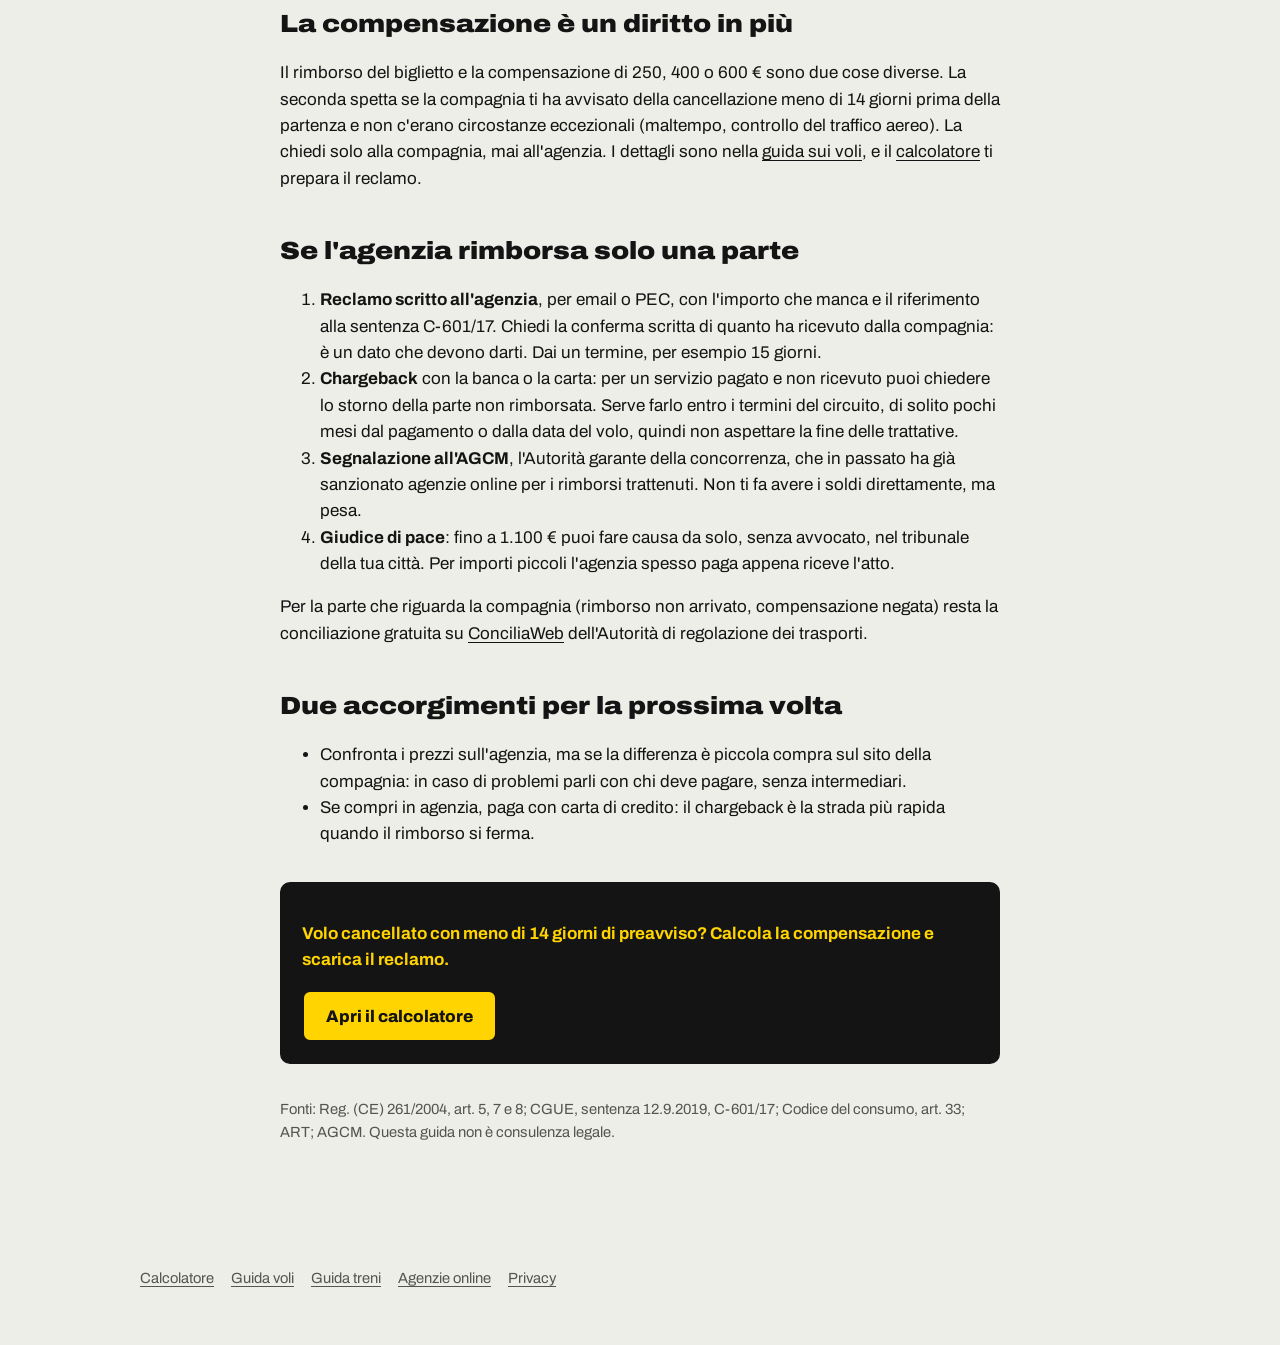
<file: volo-cancellato-agenzia/index.html>
<!doctype html>
<html lang="it">
<head>
<meta charset="utf-8">
<meta name="viewport" content="width=device-width, initial-scale=1">
<title>Volo cancellato comprato su agenzia online: chi rimborsa</title>
<meta name="description" content="Volo cancellato e biglietto comprato su eDreams, Volagratis o Opodo: chi rimborsa, se possono trattenere le commissioni e cosa fare se pagano in parte.">
<link rel="canonical" href="https://strumentigratisitalia.github.io/quanto-mi-rimborsano/volo-cancellato-agenzia/">
<meta name="theme-color" content="#ffd400">
<meta property="og:type" content="article">
<meta property="og:locale" content="it_IT">
<meta property="og:title" content="Volo cancellato comprato su agenzia online: chi rimborsa e quanto">
<meta property="og:description" content="Se la compagnia cancella un volo comprato su eDreams, Volagratis, Opodo o Kiwi, il rimborso spetta per intero: commissioni comprese, secondo la Corte di giustizia UE. Come chiederlo e cosa fare se arriva solo in parte.">
<meta property="og:image" content="https://strumentigratisitalia.github.io/quanto-mi-rimborsano/og.png">
<link rel="icon" href="../favicon.svg" type="image/svg+xml">
<link rel="preconnect" href="https://fonts.googleapis.com">
<link rel="preconnect" href="https://fonts.gstatic.com" crossorigin>
<link href="https://fonts.googleapis.com/css2?family=Archivo:wdth,wght@62..125,400..900&display=swap" rel="stylesheet">
<link rel="stylesheet" href="../style.css">
<script type="application/ld+json">{"@context": "https://schema.org", "@type": "Article", "headline": "Volo cancellato comprato su un'agenzia online: chi rimborsa e quanto", "inLanguage": "it", "dateModified": "2026-11-02", "author": {"@type": "Organization", "name": "Quanto mi rimborsano"}}</script>
</head>
<body>
<header class="top">
  <a class="brand" href="../"><span class="mark" aria-hidden="true">€</span> Quanto mi rimborsano</a>
  <nav><a href="../ritardo-volo/">Voli</a><a href="../ritardo-treno/">Treni</a></nav>
</header>
<main class="article">
  <h1>Volo cancellato comprato su un'agenzia online: chi rimborsa e quanto</h1>
  <p class="updated">Aggiornato al 2 novembre 2026. Vale per eDreams, Volagratis, Opodo, Kiwi, lastminute e qualsiasi altro intermediario.</p>
  <div class="tldr">
    <ul>
      <li>Se è la <strong>compagnia</strong> a cancellare, il rimborso del biglietto spetta <strong>per intero</strong> entro 7 giorni, anche se hai comprato tramite agenzia.</li>
      <li>Le <strong>commissioni dell'agenzia</strong> vanno restituite: lo ha stabilito la Corte di giustizia UE nel 2019 (causa C-601/17).</li>
      <li>Oltre al rimborso può spettare la <strong>compensazione</strong> di 250, 400 o 600 € se l'avviso è arrivato meno di 14 giorni prima.</li>
      <li>Se l'agenzia trattiene una parte, hai tre strade: reclamo scritto, chargeback con la banca, giudice di pace.</li>
    </ul>
  </div>

  <h2>Chi deve rimborsare</h2>
  <p>Il regolamento (CE) 261/2004 mette l'obbligo di rimborso sulla <strong>compagnia che opera il volo</strong>, non sull'agenzia: entro 7 giorni deve restituire il prezzo del biglietto per la parte di viaggio non fatta, oppure offrirti un volo alternativo. Quando il biglietto è stato pagato all'agenzia, in pratica la compagnia restituisce i soldi all'agenzia, che deve girarli a te. Questo passaggio in più è il motivo per cui con gli intermediari i rimborsi arrivano in ritardo, a pezzi o incompleti.</p>
  <p>Puoi scrivere a tutte e due. Alla compagnia chiedi il rimborso e, se ti spetta, la compensazione; all'agenzia chiedi di girarti subito quello che ha ricevuto e di restituire le sue commissioni.</p>

  <h2>Le commissioni dell'agenzia vanno restituite</h2>
  <p>Con la sentenza del 12 settembre 2019 nella causa C-601/17 (Harms contro Vueling) la Corte di giustizia UE ha chiarito che il "prezzo del biglietto" da rimborsare comprende anche la differenza tra quanto ha pagato il passeggero e quanto ha incassato la compagnia, cioè la commissione dell'intermediario. L'unica eccezione è una commissione fissata all'insaputa della compagnia, cosa che va dimostrata da chi la trattiene.</p>
  <p>Quindi, se hai pagato 400 € all'agenzia e la compagnia le ha restituito 360 €, hai diritto a 400 €. Le clausole con cui l'agenzia "si riserva di trattenere le spese di gestione" in caso di cancellazione da parte del vettore sono in contrasto con questa regola e, per un consumatore, possono essere contestate anche come clausole vessatorie (articolo 33 del Codice del consumo).</p>

  <h2>Assicurazione e servizi extra</h2>
  <p>L'assicurazione annullamento o bagaglio venduta insieme al biglietto è un contratto separato con una compagnia assicurativa. Non rientra nel rimborso del volo, ma vale la pena leggere la polizza: molte prevedono la restituzione del premio se il viaggio salta prima che inizi la copertura, e in ogni caso puoi chiedere all'assicuratore il recesso. Lo stesso vale per bagaglio extra, posto scelto o priorità pagati alla compagnia: sono servizi non goduti e vanno chiesti indietro insieme al biglietto.</p>

  <h2>La compensazione è un diritto in più</h2>
  <p>Il rimborso del biglietto e la compensazione di 250, 400 o 600 € sono due cose diverse. La seconda spetta se la compagnia ti ha avvisato della cancellazione meno di 14 giorni prima della partenza e non c'erano circostanze eccezionali (maltempo, controllo del traffico aereo). La chiedi solo alla compagnia, mai all'agenzia. I dettagli sono nella <a href="../ritardo-volo/">guida sui voli</a>, e il <a href="../">calcolatore</a> ti prepara il reclamo.</p>

  <h2>Se l'agenzia rimborsa solo una parte</h2>
  <ol>
    <li><strong>Reclamo scritto all'agenzia</strong>, per email o PEC, con l'importo che manca e il riferimento alla sentenza C-601/17. Chiedi la conferma scritta di quanto ha ricevuto dalla compagnia: è un dato che devono darti. Dai un termine, per esempio 15 giorni.</li>
    <li><strong>Chargeback</strong> con la banca o la carta: per un servizio pagato e non ricevuto puoi chiedere lo storno della parte non rimborsata. Serve farlo entro i termini del circuito, di solito pochi mesi dal pagamento o dalla data del volo, quindi non aspettare la fine delle trattative.</li>
    <li><strong>Segnalazione all'AGCM</strong>, l'Autorità garante della concorrenza, che in passato ha già sanzionato agenzie online per i rimborsi trattenuti. Non ti fa avere i soldi direttamente, ma pesa.</li>
    <li><strong>Giudice di pace</strong>: fino a 1.100 € puoi fare causa da solo, senza avvocato, nel tribunale della tua città. Per importi piccoli l'agenzia spesso paga appena riceve l'atto.</li>
  </ol>
  <p>Per la parte che riguarda la compagnia (rimborso non arrivato, compensazione negata) resta la conciliazione gratuita su <a href="https://www.autorita-trasporti.it/conciliaweb/" rel="noopener">ConciliaWeb</a> dell'Autorità di regolazione dei trasporti.</p>

  <h2>Due accorgimenti per la prossima volta</h2>
  <ul>
    <li>Confronta i prezzi sull'agenzia, ma se la differenza è piccola compra sul sito della compagnia: in caso di problemi parli con chi deve pagare, senza intermediari.</li>
    <li>Se compri in agenzia, paga con carta di credito: il chargeback è la strada più rapida quando il rimborso si ferma.</li>
  </ul>

  <div class="cta">
    <p><strong>Volo cancellato con meno di 14 giorni di preavviso? Calcola la compensazione e scarica il reclamo.</strong></p>
    <a class="btn" href="../">Apri il calcolatore</a>
  </div>
  <p class="updated">Fonti: Reg. (CE) 261/2004, art. 5, 7 e 8; CGUE, sentenza 12.9.2019, C-601/17; Codice del consumo, art. 33; ART; AGCM. Questa guida non è consulenza legale.</p>
</main>
<footer class="foot"><p><a href="../">Calcolatore</a> <a href="../ritardo-volo/">Guida voli</a> <a href="../ritardo-treno/">Guida treni</a> <a href="../volo-cancellato-agenzia/">Agenzie online</a> <a href="../privacy/">Privacy</a></p></footer>
<script data-goatcounter="https://strumentigratisitalia.goatcounter.com/count" async src="//gc.zgo.at/count.js"></script>
</body>
</html>
</file>
<file: style.css>
:root {
  --sign: #ffd400;
  --sign-deep: #e6be00;
  --ground: #eeeee8;
  --white: #ffffff;
  --ink: #141414;
  --muted: #55554f;
  --line: #cfcfc6;
  --ok: #0a7c3e;
  --no: #b3261e;
  --font: "Archivo", system-ui, -apple-system, "Segoe UI", sans-serif;
}
* { box-sizing: border-box; }
@media (prefers-reduced-motion: reduce) { *, *::before, *::after { animation: none !important; transition: none !important; scroll-behavior: auto !important; } }
body { margin: 0; font: 400 1.0625rem/1.55 var(--font); color: var(--ink); background: var(--ground); -webkit-font-smoothing: antialiased; }
a { color: inherit; text-underline-offset: 3px; }
:focus-visible { outline: 3px solid var(--ink); outline-offset: 2px; }

.top { background: var(--sign); }
.top { display: flex; justify-content: space-between; align-items: center; gap: 16px; padding: 14px max(20px, calc((100% - 1040px) / 2)); }
.brand { font-weight: 800; font-stretch: 112%; text-decoration: none; font-size: 1.1rem; display: flex; align-items: center; gap: 10px; }
.mark { width: 34px; height: 34px; background: var(--ink); color: var(--sign); display: grid; place-items: center; border-radius: 6px; font-weight: 900; }
.top nav { display: flex; gap: 18px; font-weight: 700; }
.top nav a { text-decoration: none; }
.top nav a:hover { text-decoration: underline; }

main { max-width: 1040px; margin: 0 auto; padding: 0 20px 40px; }
.hero { padding: 44px 0 26px; max-width: 820px; }
.hero h1 { font-size: clamp(2.3rem, 6.5vw, 4.4rem); line-height: .98; font-weight: 900; font-stretch: 118%; margin: 0 0 18px; letter-spacing: -.01em; text-wrap: balance; }
.lead { font-size: 1.2rem; max-width: 36em; margin: 0; color: #2b2b28; }

.calc { background: var(--white); border-radius: 10px; border: 2px solid var(--ink); overflow: hidden; }
.tabs { display: grid; grid-template-columns: 1fr 1fr; border-bottom: 2px solid var(--ink); }
.tabs button { font: 800 1.15rem var(--font); font-stretch: 112%; padding: 16px; border: 0; background: var(--ground); cursor: pointer; color: var(--muted); }
.tabs button[aria-selected="true"] { background: var(--sign); color: var(--ink); }
.tabs button + button { border-left: 2px solid var(--ink); }
form { padding: clamp(18px, 4vw, 34px); }
fieldset { border: 0; padding: 0; margin: 0 0 22px; }
legend { font-weight: 800; font-size: 1.1rem; margin-bottom: 8px; }
label { display: block; font-weight: 700; }
.hint { color: var(--muted); font-size: .93rem; margin: 4px 0 10px; font-weight: 400; }
input, select, textarea {
  display: block; width: 100%; margin-top: 6px; font: 400 1.05rem var(--font); color: var(--ink);
  background: var(--white); border: 2px solid var(--line); border-radius: 8px; padding: 12px 14px; min-height: 50px;
}
input:focus, select:focus, textarea:focus { border-color: var(--ink); outline: none; }
.row2 { display: grid; grid-template-columns: 1fr 1fr; gap: 16px; margin-bottom: 12px; }
.small-field { max-width: 260px; margin-bottom: 22px; }
.euro { position: relative; display: block; }
.euro::after { content: "€"; position: absolute; right: 14px; top: 50%; transform: translateY(-38%); color: var(--muted); }

.seg { display: flex; gap: 8px; flex-wrap: wrap; }
.seg label { flex: 1 1 0; min-width: 140px; position: relative; font-weight: 600; }
.seg-wrap label { flex: 1 1 200px; }
.seg input { position: absolute; opacity: 0; pointer-events: none; }
.seg span { display: flex; align-items: center; min-height: 52px; padding: 10px 14px; border: 2px solid var(--line); border-radius: 8px; cursor: pointer; line-height: 1.25; height: 100%; }
.seg input:checked + span { border-color: var(--ink); background: var(--sign); }
.seg input:focus-visible + span { outline: 3px solid var(--ink); outline-offset: 2px; }

.ap { position: relative; }
.suggest { position: absolute; z-index: 5; left: 0; right: 0; top: 100%; margin: 4px 0 0; padding: 4px; list-style: none; background: var(--white); border: 2px solid var(--ink); border-radius: 8px; box-shadow: 0 10px 30px rgba(0,0,0,.15); font-weight: 400; }
.suggest li { display: grid; grid-template-columns: 52px 1fr; column-gap: 8px; padding: 8px; border-radius: 6px; cursor: pointer; }
.suggest li.on, .suggest li:hover { background: var(--sign); }
.suggest b { grid-row: span 2; font-weight: 900; font-stretch: 112%; align-self: center; }
.suggest small { color: var(--muted); white-space: nowrap; overflow: hidden; text-overflow: ellipsis; }

.btn { display: inline-flex; align-items: center; justify-content: center; min-height: 52px; padding: 14px 22px; border-radius: 8px; font: 800 1.05rem var(--font); cursor: pointer; text-decoration: none; border: 2px solid var(--ink); }
.btn-go { background: var(--ink); color: var(--sign); }
.btn-go:hover { background: #2a2a2a; }
form .btn-go { width: 100%; font-size: 1.15rem; }
.btn-line { background: transparent; color: var(--ink); }
.err { background: #fde7e5; color: var(--no); border-radius: 8px; padding: 10px 14px; font-weight: 700; }

/* Risultato: la cedola del biglietto */
.result { padding-top: 34px; scroll-margin-top: 10px; }
.stub { display: grid; grid-template-columns: 1fr 220px; background: var(--sign); border-radius: 10px; border: 2px solid var(--ink); position: relative; animation: print .5s cubic-bezier(.2,1.3,.4,1); }
@keyframes print { from { transform: translateY(14px); opacity: 0; } }
.stub-main { padding: 26px clamp(18px, 4vw, 34px); }
.stub-side { border-left: 2px dashed var(--ink); padding: 26px 20px; display: flex; flex-direction: column; justify-content: center; gap: 8px; font-weight: 700; }
.stub::before, .stub::after { content: ""; position: absolute; right: 209px; width: 22px; height: 22px; border-radius: 50%; background: var(--ground); border: 2px solid var(--ink); }
.stub::before { top: -12px; } .stub::after { bottom: -12px; }
.stub-label { margin: 0; font-weight: 700; font-size: 1.1rem; }
.stub-amount { margin: 2px 0; font-size: clamp(3.4rem, 13vw, 6.6rem); line-height: 1; font-weight: 900; font-stretch: 125%; letter-spacing: -.02em; }
.stub-sub { margin: 6px 0 0; font-weight: 600; }
.stub.no { background: var(--white); }
.stub.no .stub-amount { font-size: clamp(2.6rem, 9vw, 4.4rem); color: var(--no); }
.why { font-size: 1.15rem; font-weight: 600; max-width: 42em; margin: 20px 0 8px; }
.warn { padding-left: 1.2em; max-width: 44em; color: #3a3a35; }
.warn li { margin-bottom: 6px; }
.actions { display: flex; flex-wrap: wrap; gap: 10px; margin: 18px 0 8px; }
.howto { background: var(--white); border: 2px solid var(--ink); border-radius: 10px; padding: clamp(18px, 4vw, 34px); margin-top: 26px; }
.howto h2 { font-weight: 900; font-stretch: 115%; font-size: 1.7rem; margin: 0 0 14px; }
.howto h3 { font-weight: 800; font-size: 1.2rem; margin: 26px 0 4px; }
.howto ol { padding-left: 1.3em; max-width: 44em; }
.howto ol li { margin-bottom: 10px; }
textarea { font: 400 .98rem/1.5 var(--font); resize: vertical; margin-bottom: 12px; min-height: 280px; }
.disclaimer { font-size: .88rem; color: var(--muted); margin-top: 22px; max-width: 48em; }

.info { padding-top: 56px; }
.info h2 { font-weight: 900; font-stretch: 115%; font-size: 2rem; margin: 0 0 16px; }
.tables { display: grid; grid-template-columns: 1fr 1fr; gap: 20px; margin-bottom: 18px; }
table { width: 100%; border-collapse: collapse; background: var(--white); border: 2px solid var(--ink); border-radius: 10px; overflow: hidden; }
caption { text-align: left; font-weight: 800; padding: 0 0 8px; }
th, td { text-align: left; padding: 10px 14px; border-bottom: 1px solid var(--line); vertical-align: top; }
th { background: var(--sign); }

.foot { max-width: 1040px; margin: 30px auto 0; padding: 24px 20px 40px; font-size: .92rem; color: var(--muted); }
.foot a { margin-right: 14px; }
.credits { font-size: .82rem; }

/* Guide */
.article { max-width: 760px; padding-top: 30px; }
.article h1 { font-size: clamp(2.1rem, 6vw, 3.4rem); line-height: 1; font-weight: 900; font-stretch: 116%; margin: 0 0 18px; text-wrap: balance; }
.article h2 { font-weight: 900; font-stretch: 112%; font-size: 1.55rem; margin: 40px 0 10px; }
.article .tldr { background: var(--sign); border: 2px solid var(--ink); border-radius: 10px; padding: 18px 22px; }
.article .tldr ul { margin: 0; padding-left: 1.2em; }
.article .cta { background: var(--ink); color: var(--sign); border-radius: 10px; padding: 22px; margin: 34px 0; }
.article .cta .btn { background: var(--sign); color: var(--ink); }
.article .updated { color: var(--muted); font-size: .92rem; }

@media (max-width: 420px) {
  .seg:not(.seg-wrap) { flex-direction: column; }
  .seg span { min-height: 48px; }
}
@media (max-width: 760px) {
  .row2, .tables { grid-template-columns: 1fr; }
  .stub { grid-template-columns: 1fr; }
  .stub-side { border-left: 0; border-top: 2px dashed var(--ink); flex-direction: row; flex-wrap: wrap; gap: 6px 16px; padding: 16px 18px; }
  .stub::before, .stub::after { display: none; }
  .seg label { min-width: 100%; }
  .seg:not(.seg-wrap) label { min-width: 0; }
  .seg span { padding: 10px; font-size: .95rem; hyphens: auto; }
  .top nav { gap: 12px; }
  .brand { font-size: 1rem; }
}
</file>
